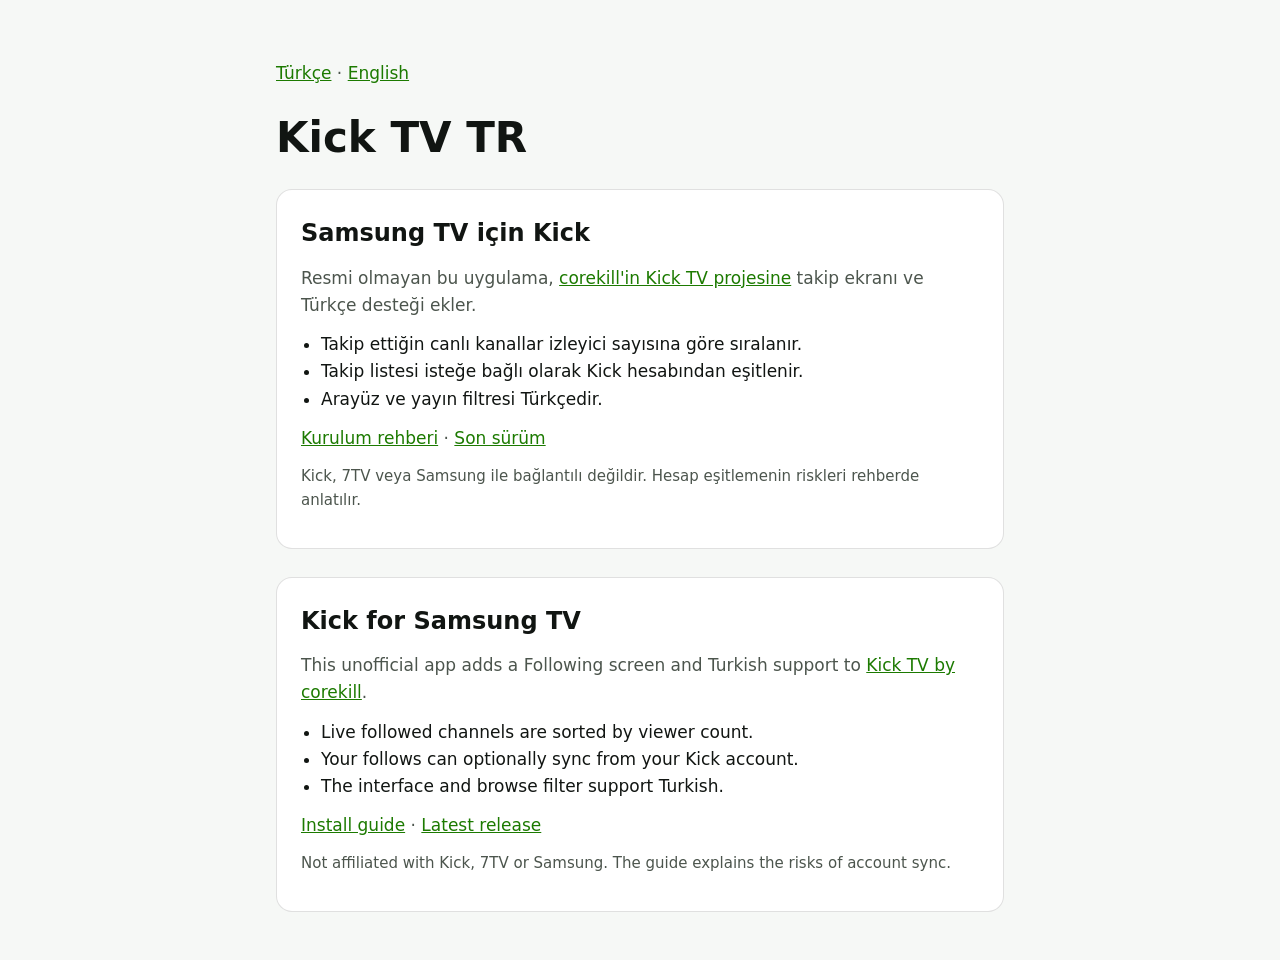
<file: docs/index.html>
<!doctype html>
<html lang="tr">
<head>
  <meta charset="utf-8">
  <meta name="viewport" content="width=device-width, initial-scale=1">
  <title>Kick TV TR</title>
  <meta name="description" content="Samsung Tizen TV'ler için resmi olmayan Kick uygulaması / Unofficial Kick client for Samsung Tizen TVs">
  <style>
    :root{--bg:#0b0f0c;--card:#141a15;--text:#f2f5f2;--muted:#a5aea6;--accent:#53fc18;--line:#ffffff1f}
    @media (prefers-color-scheme:light){:root{--bg:#f6f8f6;--card:#fff;--text:#111512;--muted:#4c554d;--accent:#1c7a00;--line:#0000001f}}
    *{box-sizing:border-box}
    body{margin:0;background:var(--bg);color:var(--text);font:17px/1.6 system-ui,-apple-system,"Segoe UI",sans-serif}
    main{max-width:760px;margin:0 auto;padding:48px 16px}
    h1{margin:0;font-size:42px;line-height:1.1}
    h2{margin:0 0 12px;font-size:24px}
    p{margin:12px 0;color:var(--muted)}
    a{color:var(--accent)}
    .lang{margin-bottom:28px}
    section{margin-top:28px;padding:24px;border:1px solid var(--line);border-radius:16px;background:var(--card)}
    ul{margin:0;padding-left:20px}
    .note{font-size:15px}
  </style>
</head>
<body>
  <main>
    <p class="lang"><a href="#tr">Türkçe</a> · <a href="#en">English</a></p>
    <h1>Kick TV TR</h1>
    <section id="tr" lang="tr">
      <h2>Samsung TV için Kick</h2>
      <p>Resmi olmayan bu uygulama, <a href="https://github.com/corekill/kick-tv-tizen">corekill'in Kick TV projesine</a> takip ekranı ve Türkçe desteği ekler.</p>
      <ul>
        <li>Takip ettiğin canlı kanallar izleyici sayısına göre sıralanır.</li>
        <li>Takip listesi isteğe bağlı olarak Kick hesabından eşitlenir.</li>
        <li>Arayüz ve yayın filtresi Türkçedir.</li>
      </ul>
      <p><a href="https://github.com/igFr0sty/kick-tv-tizen-tr#readme">Kurulum rehberi</a> · <a href="https://github.com/igFr0sty/kick-tv-tizen-tr/releases/latest">Son sürüm</a></p>
      <p class="note">Kick, 7TV veya Samsung ile bağlantılı değildir. Hesap eşitlemenin riskleri rehberde anlatılır.</p>
    </section>
    <section id="en" lang="en">
      <h2>Kick for Samsung TV</h2>
      <p>This unofficial app adds a Following screen and Turkish support to <a href="https://github.com/corekill/kick-tv-tizen">Kick TV by corekill</a>.</p>
      <ul>
        <li>Live followed channels are sorted by viewer count.</li>
        <li>Your follows can optionally sync from your Kick account.</li>
        <li>The interface and browse filter support Turkish.</li>
      </ul>
      <p><a href="https://github.com/igFr0sty/kick-tv-tizen-tr/blob/main/README.en.md">Install guide</a> · <a href="https://github.com/igFr0sty/kick-tv-tizen-tr/releases/latest">Latest release</a></p>
      <p class="note">Not affiliated with Kick, 7TV or Samsung. The guide explains the risks of account sync.</p>
    </section>
  </main>
</body>
</html>
</file>
